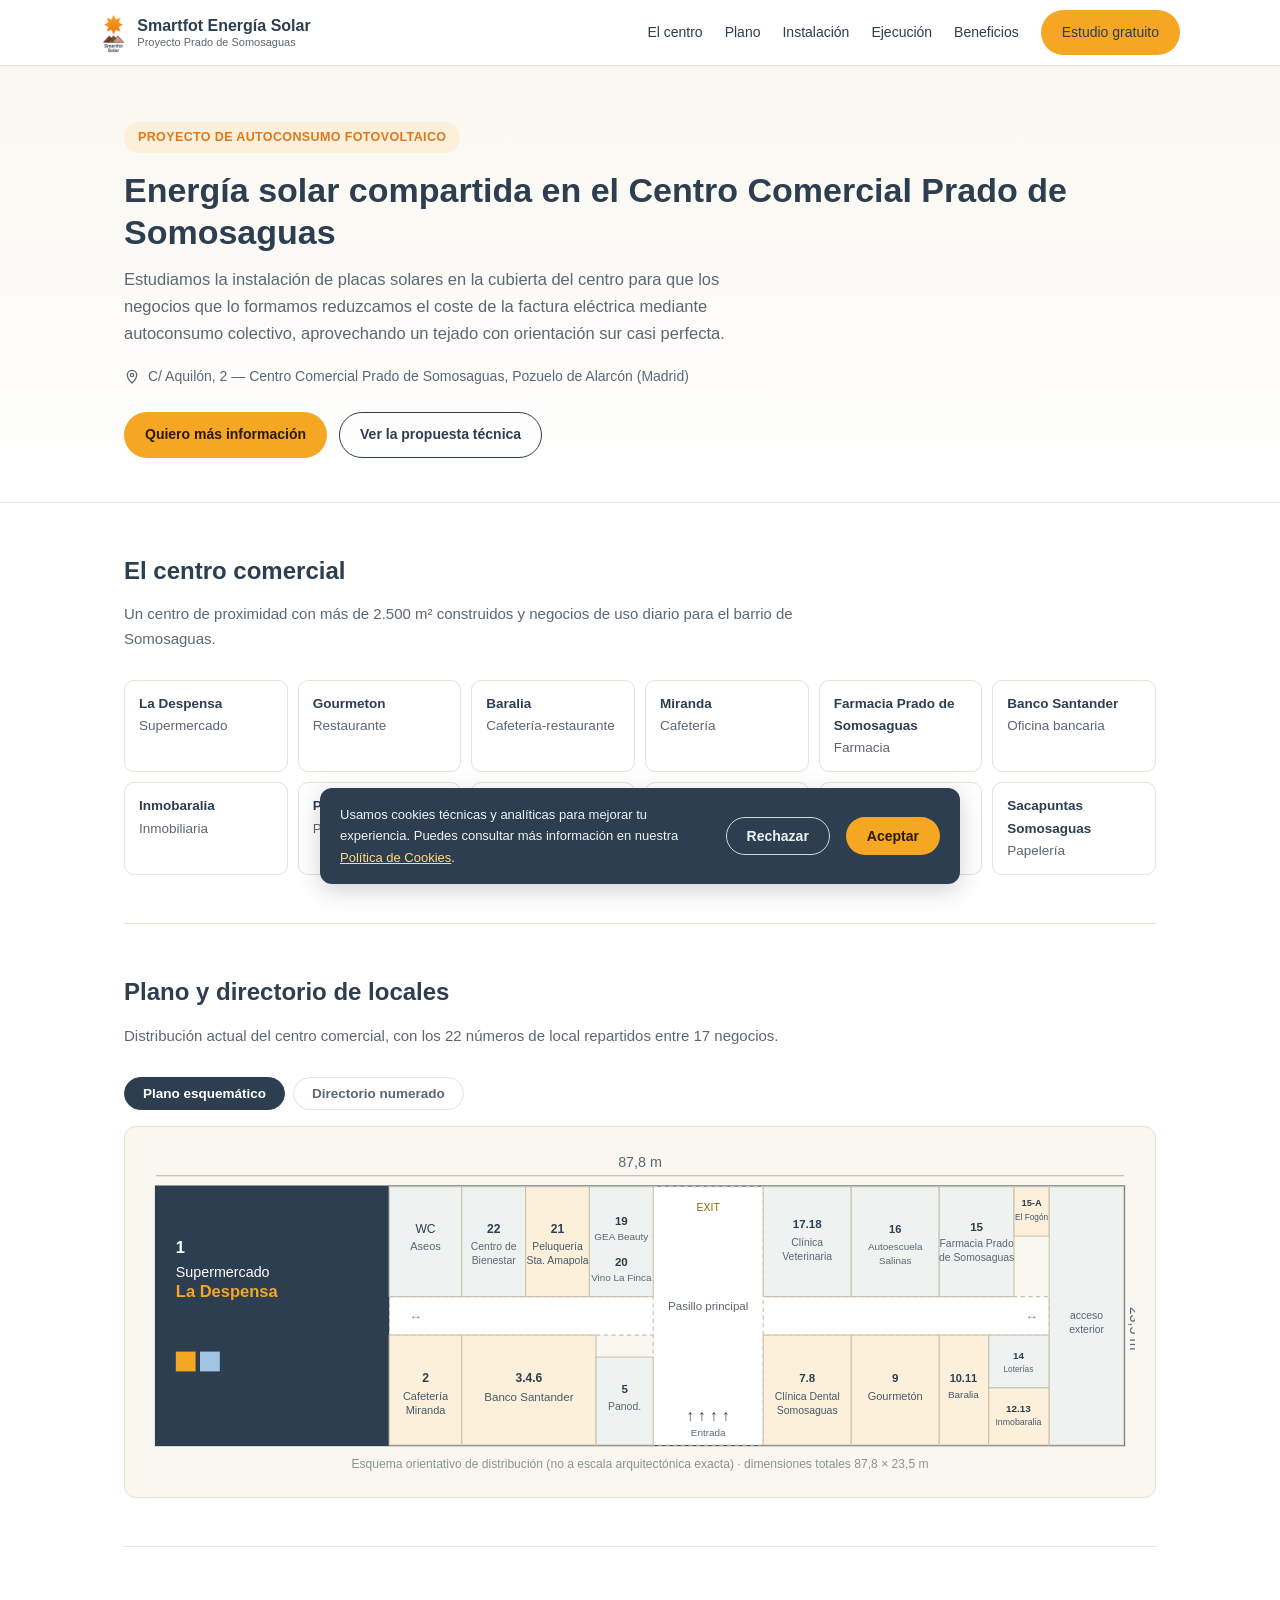
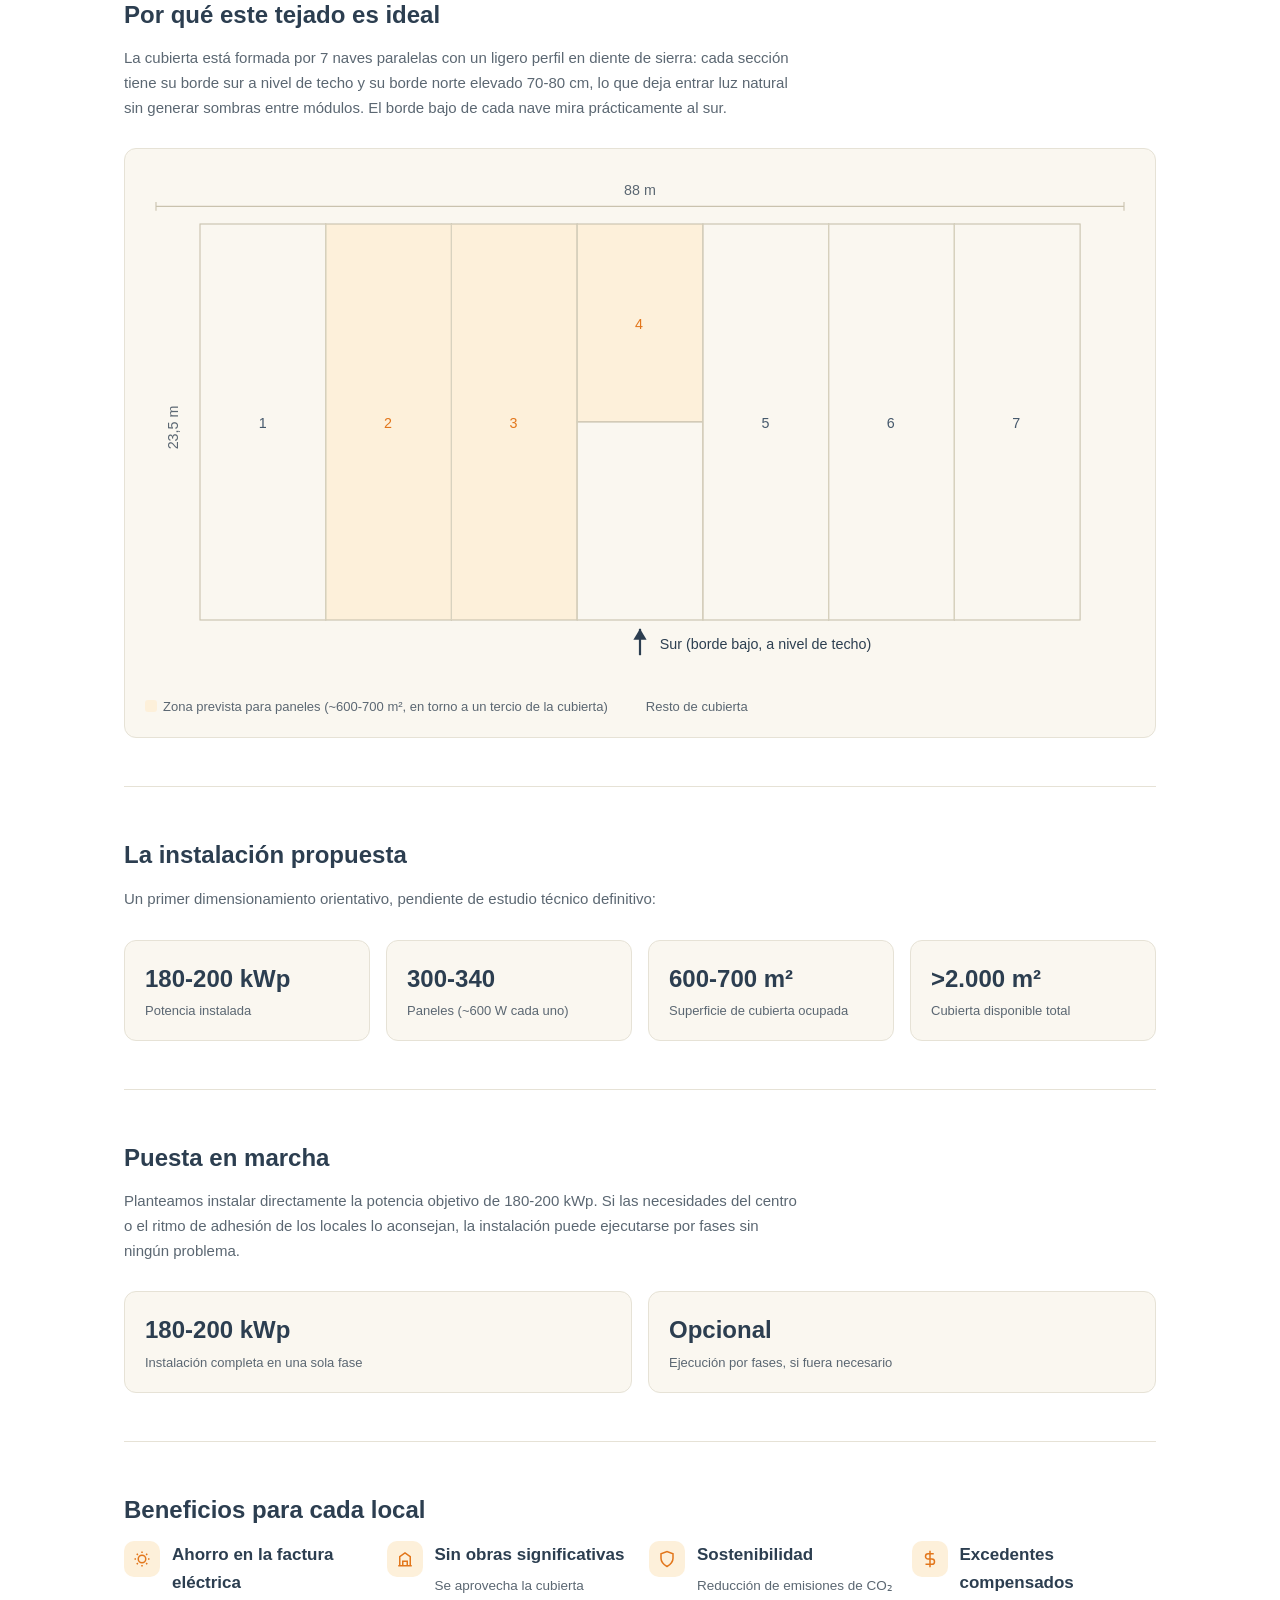
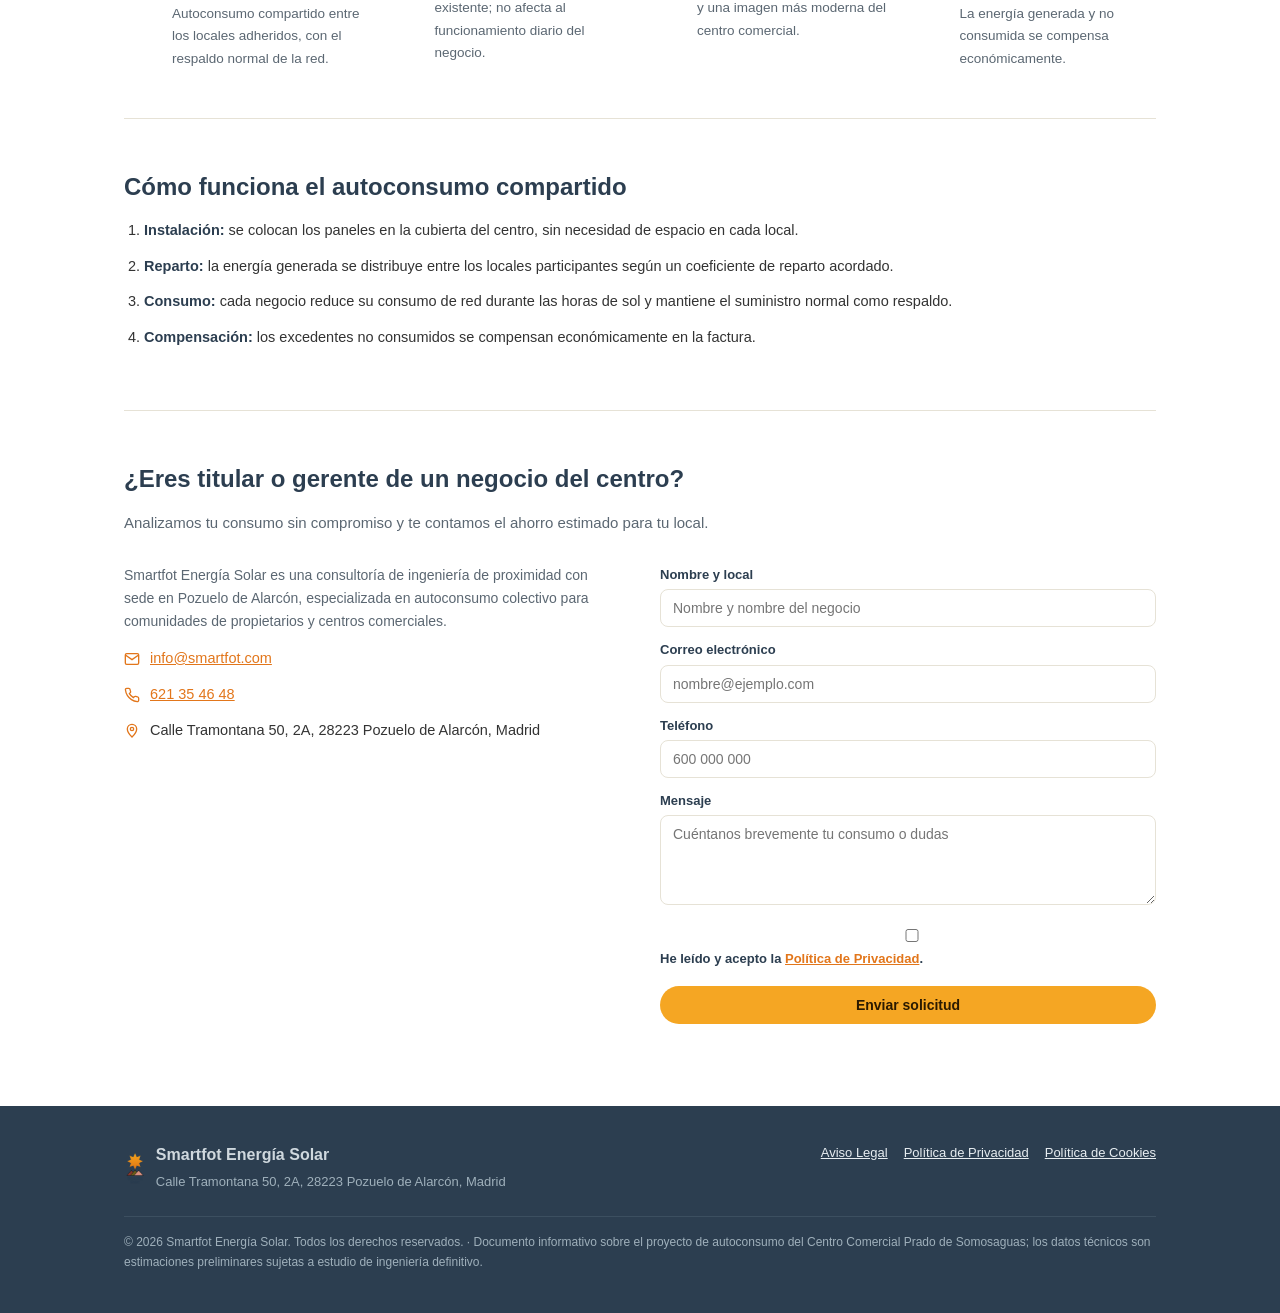
<file: index.html>
<!DOCTYPE html>
<html lang="es">
<head>
<meta charset="UTF-8">
<meta name="viewport" content="width=device-width, initial-scale=1.0">
<title>Energía solar compartida | Centro Comercial Prado de Somosaguas · Smartfot Energía Solar</title>
<meta name="description" content="Proyecto de autoconsumo fotovoltaico colectivo para los negocios del Centro Comercial Prado de Somosaguas, en Pozuelo de Alarcón. Un proyecto de Smartfot Energía Solar.">
<link rel="icon" type="image/svg+xml" href="img/favicon.svg">
<link rel="icon" type="image/png" sizes="32x32" href="img/favicon-32.png">
<link rel="apple-touch-icon" href="img/apple-touch-icon.png">
<link rel="stylesheet" href="style.css">
</head>
<body>

<header class="site-header">
  <div class="wrap nav-row">
    <a class="brand" href="#top">
      <img src="img/logo.png" alt="Smartfot Energía Solar">
      <span class="brand-text">Smartfot Energía Solar<small>Proyecto Prado de Somosaguas</small></span>
    </a>
    <button class="menu-toggle" id="menu-toggle" aria-label="Abrir menú" aria-expanded="false">&#9776;</button>
    <nav class="main-nav" id="main-nav">
      <a href="#centro">El centro</a>
      <a href="#plano">Plano</a>
      <a href="#instalacion">Instalación</a>
      <a href="#fases">Ejecución</a>
      <a href="#beneficios">Beneficios</a>
      <a href="#contacto" class="btn btn-primary">Estudio gratuito</a>
    </nav>
  </div>
</header>

<a id="top"></a>
<header class="hero">
  <div class="wrap">
    <span class="eyebrow">Proyecto de autoconsumo fotovoltaico</span>
    <h1>Energía solar compartida en el Centro Comercial Prado de Somosaguas</h1>
    <p class="subtitle">Estudiamos la instalación de placas solares en la cubierta del centro para que los negocios que lo formamos reduzcamos el coste de la factura eléctrica mediante autoconsumo colectivo, aprovechando un tejado con orientación sur casi perfecta.</p>
    <div class="address-line">
      <svg width="16" height="16" viewBox="0 0 24 24" fill="none" stroke="#5b6772" stroke-width="2"><path d="M12 21s7-6.5 7-12a7 7 0 1 0-14 0c0 5.5 7 12 7 12z"/><circle cx="12" cy="9" r="2.5"/></svg>
      C/ Aquilón, 2 — Centro Comercial Prado de Somosaguas, Pozuelo de Alarcón (Madrid)
    </div>
    <div class="hero-actions">
      <a href="#contacto" class="btn btn-primary">Quiero más información</a>
      <a href="#instalacion" class="btn btn-outline">Ver la propuesta técnica</a>
    </div>
  </div>
</header>

<div class="wrap">

  <section id="centro">
    <h2>El centro comercial</h2>
    <p class="section-lead">Un centro de proximidad con más de 2.500 m² construidos y negocios de uso diario para el barrio de Somosaguas.</p>
    <div class="biz-grid">
      <div class="biz-chip"><span class="name">La Despensa</span><span class="activity">Supermercado</span></div>
      <div class="biz-chip"><span class="name">Gourmeton</span><span class="activity">Restaurante</span></div>
      <div class="biz-chip"><span class="name">Baralia</span><span class="activity">Cafetería-restaurante</span></div>
      <div class="biz-chip"><span class="name">Miranda</span><span class="activity">Cafetería</span></div>
      <div class="biz-chip"><span class="name">Farmacia Prado de Somosaguas</span><span class="activity">Farmacia</span></div>
      <div class="biz-chip"><span class="name">Banco Santander</span><span class="activity">Oficina bancaria</span></div>
      <div class="biz-chip"><span class="name">Inmobaralia</span><span class="activity">Inmobiliaria</span></div>
      <div class="biz-chip"><span class="name">Panod Somosaguas</span><span class="activity">Panadería-pastelería</span></div>
      <div class="biz-chip"><span class="name">Centro de Estética GEA</span><span class="activity">Estética</span></div>
      <div class="biz-chip"><span class="name">Señorita Amapola</span><span class="activity">Peluquería</span></div>
      <div class="biz-chip"><span class="name">Veterinary Prado de Somosaguas</span><span class="activity">Clínica veterinaria</span></div>
      <div class="biz-chip"><span class="name">Sacapuntas Somosaguas</span><span class="activity">Papelería</span></div>
    </div>
  </section>

  <section id="plano">
    <h2>Plano y directorio de locales</h2>
    <p class="section-lead">Distribución actual del centro comercial, con los 22 números de local repartidos entre 17 negocios.</p>
    <div class="tabs" role="tablist">
      <button class="tab-btn active" id="tab-btn-esquema" role="tab" aria-selected="true" aria-controls="tab-esquema">Plano esquemático</button>
      <button class="tab-btn" id="tab-btn-directorio" role="tab" aria-selected="false" aria-controls="tab-directorio">Directorio numerado</button>
    </div>
    <div class="tab-panel active" id="tab-esquema" role="tabpanel">
      <div class="diagram-box">
        <img src="img/plano-centro.svg" alt="Plano esquemático del centro comercial con la posición de cada local numerado" style="width:100%; height:auto; display:block;">
      </div>
    </div>
    <div class="tab-panel" id="tab-directorio" role="tabpanel" hidden>
      <div class="diagram-box" style="padding:0; overflow:hidden;">
        <table class="directory-table">
          <thead><tr><th>Nº</th><th>Local</th></tr></thead>
          <tbody>
            <tr><td>1</td><td>Supermercado La Despensa</td></tr>
            <tr><td>2</td><td>Mesón-Cafetería Miranda</td></tr>
            <tr><td>3.4.6</td><td>Banco Santander</td></tr>
            <tr><td>5</td><td>Cafetería Panadería Panod</td></tr>
            <tr><td>7.8</td><td>Clínica Dental Somosaguas</td></tr>
            <tr><td>9</td><td>Cafetería Restaurante Gourmetón</td></tr>
            <tr><td>10.11</td><td>Cafetería Heladería Baralia</td></tr>
            <tr><td>12.13</td><td>Agencia Inmobiliaria Inmobaralia</td></tr>
            <tr><td>14</td><td>Loterías, Apuestas y Chuches</td></tr>
            <tr><td>15</td><td>Farmacia Prado de Somosaguas</td></tr>
            <tr><td>15-A</td><td>El Fogón de la Abuela</td></tr>
            <tr><td>16</td><td>Autoescuela Salinas</td></tr>
            <tr><td>17.18</td><td>Clínica Veterinaria P. Somosaguas</td></tr>
            <tr><td>19</td><td>GEA Beauty Center</td></tr>
            <tr><td>20</td><td>Vino La Finca</td></tr>
            <tr><td>21</td><td>Peluquería Señorita Amapola</td></tr>
            <tr><td>22</td><td>Centro de Bienestar</td></tr>
          </tbody>
        </table>
      </div>
    </div>
  </section>

  <section id="tejado">
    <h2>Por qué este tejado es ideal</h2>
    <p class="section-lead">La cubierta está formada por 7 naves paralelas con un ligero perfil en diente de sierra: cada sección tiene su borde sur a nivel de techo y su borde norte elevado 70-80 cm, lo que deja entrar luz natural sin generar sombras entre módulos. El borde bajo de cada nave mira prácticamente al sur.</p>
    <div class="diagram-box">
      <svg viewBox="0 0 900 460" width="100%" role="img" aria-label="Esquema en planta de la cubierta dividida en 7 secciones, con zona prevista para los paneles solares">
        <text x="450" y="24" text-anchor="middle" font-size="13" fill="#5b6772">88 m</text>
        <line x1="10" y1="34" x2="890" y2="34" stroke="#c9c2ae" stroke-width="1"/>
        <line x1="10" y1="30" x2="10" y2="38" stroke="#c9c2ae" stroke-width="1"/>
        <line x1="890" y1="30" x2="890" y2="38" stroke="#c9c2ae" stroke-width="1"/>
        <text x="30" y="235" text-anchor="middle" font-size="13" fill="#5b6772" transform="rotate(-90 30 235)">23,5 m</text>

        <g transform="translate(50,50)">
          <rect x="0"    y="0" width="114.3" height="360" fill="#FAF7F0" stroke="#c9c2ae"/>
          <rect x="114.3" y="0" width="114.3" height="360" fill="#fdf0da" stroke="#c9c2ae"/>
          <rect x="228.6" y="0" width="114.3" height="360" fill="#fdf0da" stroke="#c9c2ae"/>
          <rect x="342.9" y="0" width="114.3" height="180" fill="#fdf0da" stroke="#c9c2ae"/>
          <rect x="342.9" y="180" width="114.3" height="180" fill="#FAF7F0" stroke="#c9c2ae"/>
          <rect x="457.2" y="0" width="114.3" height="360" fill="#FAF7F0" stroke="#c9c2ae"/>
          <rect x="571.5" y="0" width="114.3" height="360" fill="#FAF7F0" stroke="#c9c2ae"/>
          <rect x="685.8" y="0" width="114.3" height="360" fill="#FAF7F0" stroke="#c9c2ae"/>

          <text x="57" y="185" text-anchor="middle" font-size="13" fill="#46596c">1</text>
          <text x="171" y="185" text-anchor="middle" font-size="13" fill="#E2761B">2</text>
          <text x="285" y="185" text-anchor="middle" font-size="13" fill="#E2761B">3</text>
          <text x="399" y="95" text-anchor="middle" font-size="13" fill="#E2761B">4</text>
          <text x="514" y="185" text-anchor="middle" font-size="13" fill="#46596c">5</text>
          <text x="628" y="185" text-anchor="middle" font-size="13" fill="#46596c">6</text>
          <text x="742" y="185" text-anchor="middle" font-size="13" fill="#46596c">7</text>

          <line x1="114.3" y1="0" x2="114.3" y2="360" stroke="#d8d2bf" stroke-width="1"/>
          <line x1="228.6" y1="0" x2="228.6" y2="360" stroke="#d8d2bf" stroke-width="1"/>
          <line x1="342.9" y1="0" x2="342.9" y2="360" stroke="#d8d2bf" stroke-width="1"/>
          <line x1="457.2" y1="0" x2="457.2" y2="360" stroke="#d8d2bf" stroke-width="1"/>
          <line x1="571.5" y1="0" x2="571.5" y2="360" stroke="#d8d2bf" stroke-width="1"/>
          <line x1="685.8" y1="0" x2="685.8" y2="360" stroke="#d8d2bf" stroke-width="1"/>
        </g>

        <g transform="translate(450,432)">
          <line x1="0" y1="10" x2="0" y2="-14" stroke="#2C3E50" stroke-width="2"/>
          <polygon points="0,-14 -6,-4 6,-4" fill="#2C3E50"/>
          <text x="18" y="4" font-size="13" fill="#2C3E50">Sur (borde bajo, a nivel de techo)</text>
        </g>
      </svg>
      <div class="legend">
        <span><span class="swatch" style="background:#fdf0da"></span>Zona prevista para paneles (~600-700 m², en torno a un tercio de la cubierta)</span>
        <span><span class="swatch" style="background:#FAF7F0"></span>Resto de cubierta</span>
      </div>
    </div>
  </section>

  <section id="instalacion">
    <h2>La instalación propuesta</h2>
    <p class="section-lead">Un primer dimensionamiento orientativo, pendiente de estudio técnico definitivo:</p>
    <div class="grid">
      <div class="stat-card"><div class="num">180-200 kWp</div><div class="label">Potencia instalada</div></div>
      <div class="stat-card"><div class="num">300-340</div><div class="label">Paneles (~600 W cada uno)</div></div>
      <div class="stat-card"><div class="num">600-700 m²</div><div class="label">Superficie de cubierta ocupada</div></div>
      <div class="stat-card"><div class="num">&gt;2.000 m²</div><div class="label">Cubierta disponible total</div></div>
    </div>
  </section>

  <section id="fases">
    <h2>Puesta en marcha</h2>
    <p class="section-lead">Planteamos instalar directamente la potencia objetivo de 180-200 kWp. Si las necesidades del centro o el ritmo de adhesión de los locales lo aconsejan, la instalación puede ejecutarse por fases sin ningún problema.</p>
    <div class="grid">
      <div class="stat-card"><div class="num">180-200 kWp</div><div class="label">Instalación completa en una sola fase</div></div>
      <div class="stat-card"><div class="num">Opcional</div><div class="label">Ejecución por fases, si fuera necesario</div></div>
    </div>
  </section>

  <section id="beneficios">
    <h2>Beneficios para cada local</h2>
    <div class="benefits">
      <div class="benefit">
        <div class="icon"><svg width="18" height="18" viewBox="0 0 24 24" fill="none" stroke="#E2761B" stroke-width="2"><path d="M12 2v2M12 20v2M4 12H2M22 12h-2M5 5l1.5 1.5M17.5 17.5L19 19M5 19l1.5-1.5M17.5 6.5L19 5"/><circle cx="12" cy="12" r="5"/></svg></div>
        <div><h3>Ahorro en la factura eléctrica</h3><p>Autoconsumo compartido entre los locales adheridos, con el respaldo normal de la red.</p></div>
      </div>
      <div class="benefit">
        <div class="icon"><svg width="18" height="18" viewBox="0 0 24 24" fill="none" stroke="#E2761B" stroke-width="2"><path d="M3 21h18M5 21V9l7-5 7 5v12M9 21v-6h6v6"/></svg></div>
        <div><h3>Sin obras significativas</h3><p>Se aprovecha la cubierta existente; no afecta al funcionamiento diario del negocio.</p></div>
      </div>
      <div class="benefit">
        <div class="icon"><svg width="18" height="18" viewBox="0 0 24 24" fill="none" stroke="#E2761B" stroke-width="2"><path d="M12 22s8-4.5 8-11V5l-8-3-8 3v6c0 6.5 8 11 8 11z"/></svg></div>
        <div><h3>Sostenibilidad</h3><p>Reducción de emisiones de CO₂ y una imagen más moderna del centro comercial.</p></div>
      </div>
      <div class="benefit">
        <div class="icon"><svg width="18" height="18" viewBox="0 0 24 24" fill="none" stroke="#E2761B" stroke-width="2"><path d="M12 1v22M17 5H9.5a3.5 3.5 0 0 0 0 7h5a3.5 3.5 0 0 1 0 7H6"/></svg></div>
        <div><h3>Excedentes compensados</h3><p>La energía generada y no consumida se compensa económicamente.</p></div>
      </div>
    </div>
  </section>

  <section id="como-funciona">
    <h2>Cómo funciona el autoconsumo compartido</h2>
    <ol class="steps">
      <li><strong>Instalación:</strong> se colocan los paneles en la cubierta del centro, sin necesidad de espacio en cada local.</li>
      <li><strong>Reparto:</strong> la energía generada se distribuye entre los locales participantes según un coeficiente de reparto acordado.</li>
      <li><strong>Consumo:</strong> cada negocio reduce su consumo de red durante las horas de sol y mantiene el suministro normal como respaldo.</li>
      <li><strong>Compensación:</strong> los excedentes no consumidos se compensan económicamente en la factura.</li>
    </ol>
  </section>

  <section id="contacto">
    <h2>¿Eres titular o gerente de un negocio del centro?</h2>
    <p class="section-lead">Analizamos tu consumo sin compromiso y te contamos el ahorro estimado para tu local.</p>
    <div class="contact-wrap">
      <div class="contact-info">
        <p>Smartfot Energía Solar es una consultoría de ingeniería de proximidad con sede en Pozuelo de Alarcón, especializada en autoconsumo colectivo para comunidades de propietarios y centros comerciales.</p>
        <div class="contact-item">
          <svg width="16" height="16" viewBox="0 0 24 24" fill="none" stroke="#E2761B" stroke-width="2"><rect x="2" y="4" width="20" height="16" rx="2"/><path d="M2 6l10 7 10-7"/></svg>
          <a href="mailto:info@smartfot.com">info@smartfot.com</a>
        </div>
        <div class="contact-item">
          <svg width="16" height="16" viewBox="0 0 24 24" fill="none" stroke="#E2761B" stroke-width="2"><path d="M22 16.92v3a2 2 0 0 1-2.18 2 19.79 19.79 0 0 1-8.63-3.07 19.5 19.5 0 0 1-6-6 19.79 19.79 0 0 1-3.07-8.67A2 2 0 0 1 4.11 2h3a2 2 0 0 1 2 1.72c.127.96.361 1.903.7 2.81a2 2 0 0 1-.45 2.11L8.09 9.91a16 16 0 0 0 6 6l1.27-1.27a2 2 0 0 1 2.11-.45c.907.339 1.85.573 2.81.7A2 2 0 0 1 22 16.92z"/></svg>
          <a href="tel:+34621354648">621 35 46 48</a>
        </div>
        <div class="contact-item">
          <svg width="16" height="16" viewBox="0 0 24 24" fill="none" stroke="#E2761B" stroke-width="2"><path d="M12 21s7-6.5 7-12a7 7 0 1 0-14 0c0 5.5 7 12 7 12z"/><circle cx="12" cy="9" r="2.5"/></svg>
          <span>Calle Tramontana 50, 2A, 28223 Pozuelo de Alarcón, Madrid</span>
        </div>
      </div>
      <form class="contact-form" id="contact-form">
        <div>
          <label for="f-name">Nombre y local</label>
          <input type="text" id="f-name" name="name" placeholder="Nombre y nombre del negocio" required>
        </div>
        <div>
          <label for="f-email">Correo electrónico</label>
          <input type="email" id="f-email" name="email" placeholder="nombre@ejemplo.com" required>
        </div>
        <div>
          <label for="f-phone">Teléfono</label>
          <input type="tel" id="f-phone" name="phone" placeholder="600 000 000">
        </div>
        <div>
          <label for="f-message">Mensaje</label>
          <textarea id="f-message" name="message" placeholder="Cuéntanos brevemente tu consumo o dudas"></textarea>
        </div>
        <label class="checkbox-row">
          <input type="checkbox" id="f-privacy" required>
          <span>He leído y acepto la <a href="politica-privacidad.html" target="_blank" rel="noopener">Política de Privacidad</a>.</span>
        </label>
        <button type="submit" class="btn btn-primary">Enviar solicitud</button>
        <p id="form-status"></p>
      </form>
    </div>
  </section>

</div>

<footer class="site-footer">
  <div class="wrap">
    <div class="foot-row">
      <div class="foot-brand">
        <img src="img/logo.png" alt="Smartfot Energía Solar">
        <div>
          <strong>Smartfot Energía Solar</strong><br>
          <span style="font-size:13px;color:#9fb0bb;">Calle Tramontana 50, 2A, 28223 Pozuelo de Alarcón, Madrid</span>
        </div>
      </div>
      <div class="legal-links">
        <a href="aviso-legal.html">Aviso Legal</a>
        <a href="politica-privacidad.html">Política de Privacidad</a>
        <a href="politica-cookies.html">Política de Cookies</a>
      </div>
    </div>
    <p class="copyright">© 2026 Smartfot Energía Solar. Todos los derechos reservados. · Documento informativo sobre el proyecto de autoconsumo del Centro Comercial Prado de Somosaguas; los datos técnicos son estimaciones preliminares sujetas a estudio de ingeniería definitivo.</p>
  </div>
</footer>

<div id="cookie-banner" hidden>
  <p>Usamos cookies técnicas y analíticas para mejorar tu experiencia. Puedes consultar más información en nuestra <a href="politica-cookies.html">Política de Cookies</a>.</p>
  <button class="btn btn-outline" id="cookie-reject" style="border-color:#cfd8de;color:#eef2f4;">Rechazar</button>
  <button class="btn btn-primary" id="cookie-accept">Aceptar</button>
</div>

<script src="script.js"></script>
</body>
</html>
</file>
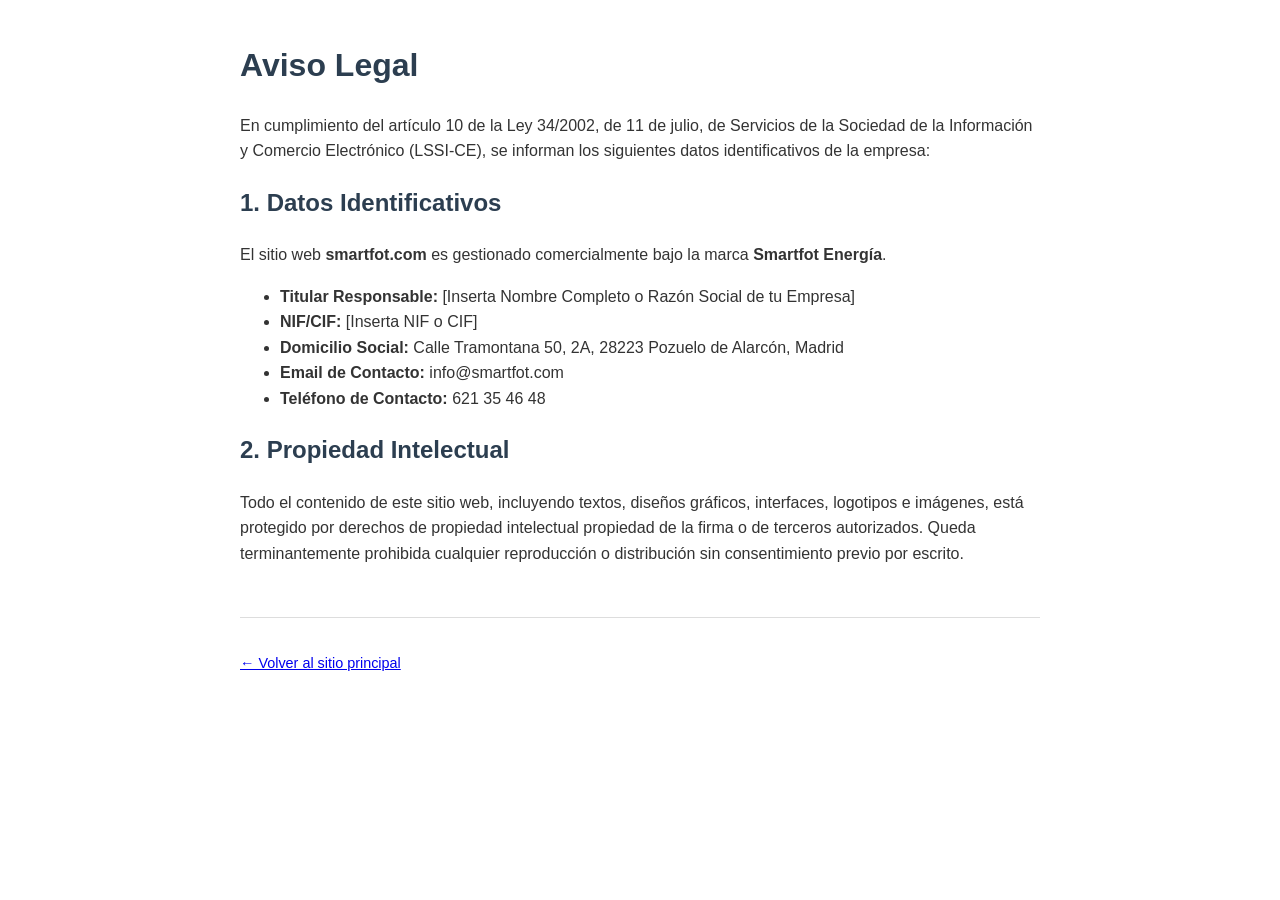
<file: aviso-legal.html>
<!DOCTYPE html>
<html lang="es">
<head>
    <meta charset="UTF-8">
    <title>Aviso Legal | Smartfot Energía</title>
    <link rel="icon" type="image/svg+xml" href="img/favicon.svg">
    <link rel="icon" type="image/png" sizes="32x32" href="img/favicon-32.png">
    <style>
        body { font-family: sans-serif; line-height: 1.6; color: #333; max-width: 800px; margin: 40px auto; padding: 0 20px; }
        h1, h2 { color: #2C3E50; }
        footer { margin-top: 50px; font-size: 0.9em; color: #666; border-top: 1px solid #ddd; padding-top: 20px; }
    </style>
</head>
<body>
    <h1>Aviso Legal</h1>
    <p>En cumplimiento del artículo 10 de la Ley 34/2002, de 11 de julio, de Servicios de la Sociedad de la Información y Comercio Electrónico (LSSI-CE), se informan los siguientes datos identificativos de la empresa:</p>

    <h2>1. Datos Identificativos</h2>
    <p>El sitio web <strong>smartfot.com</strong> es gestionado comercialmente bajo la marca <strong>Smartfot Energía</strong>.</p>
    <ul>
        <li><strong>Titular Responsable:</strong> [Inserta Nombre Completo o Razón Social de tu Empresa]</li>
        <li><strong>NIF/CIF:</strong> [Inserta NIF o CIF]</li>
        <li><strong>Domicilio Social:</strong> Calle Tramontana 50, 2A, 28223 Pozuelo de Alarcón, Madrid</li>
        <li><strong>Email de Contacto:</strong> info@smartfot.com</li>
        <li><strong>Teléfono de Contacto:</strong> 621 35 46 48</li>
    </ul>

    <h2>2. Propiedad Intelectual</h2>
    <p>Todo el contenido de este sitio web, incluyendo textos, diseños gráficos, interfaces, logotipos e imágenes, está protegido por derechos de propiedad intelectual propiedad de la firma o de terceros autorizados. Queda terminantemente prohibida cualquier reproducción o distribución sin consentimiento previo por escrito.</p>

    <footer>
        <p><a href="index.html">← Volver al sitio principal</a></p>
    </footer>
</body>
</html>
</file>
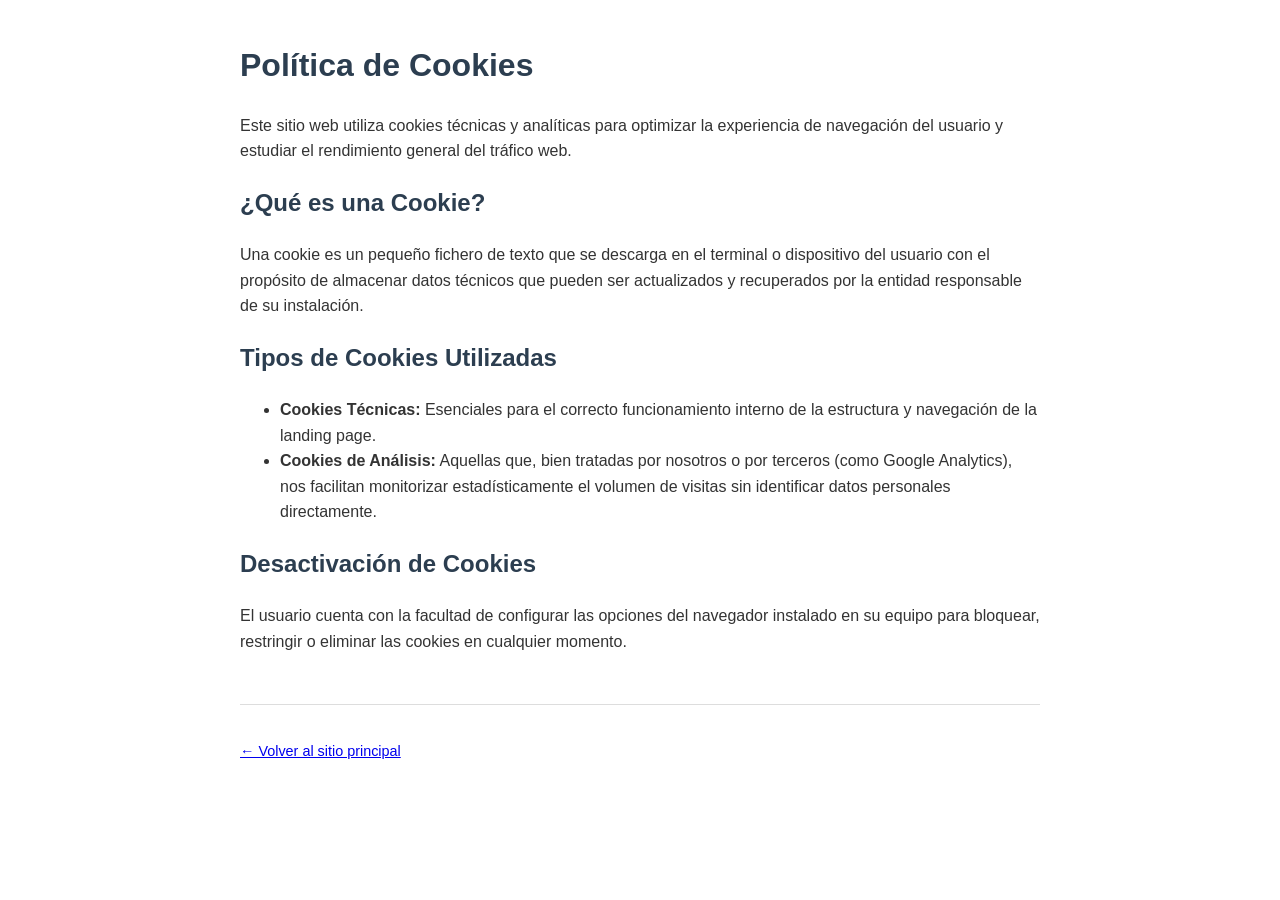
<file: politica-cookies.html>
<!DOCTYPE html>
<html lang="es">
<head>
    <meta charset="UTF-8">
    <title>Política de Cookies | Smartfot Energía</title>
    <link rel="icon" type="image/svg+xml" href="img/favicon.svg">
    <link rel="icon" type="image/png" sizes="32x32" href="img/favicon-32.png">
    <style>
        body { font-family: sans-serif; line-height: 1.6; color: #333; max-width: 800px; margin: 40px auto; padding: 0 20px; }
        h1, h2 { color: #2C3E50; }
        footer { margin-top: 50px; font-size: 0.9em; color: #666; border-top: 1px solid #ddd; padding-top: 20px; }
    </style>
</head>
<body>
    <h1>Política de Cookies</h1>
    <p>Este sitio web utiliza cookies técnicas y analíticas para optimizar la experiencia de navegación del usuario y estudiar el rendimiento general del tráfico web.</p>

    <h2>¿Qué es una Cookie?</h2>
    <p>Una cookie es un pequeño fichero de texto que se descarga en el terminal o dispositivo del usuario con el propósito de almacenar datos técnicos que pueden ser actualizados y recuperados por la entidad responsable de su instalación.</p>

    <h2>Tipos de Cookies Utilizadas</h2>
    <ul>
        <li><strong>Cookies Técnicas:</strong> Esenciales para el correcto funcionamiento interno de la estructura y navegación de la landing page.</li>
        <li><strong>Cookies de Análisis:</strong> Aquellas que, bien tratadas por nosotros o por terceros (como Google Analytics), nos facilitan monitorizar estadísticamente el volumen de visitas sin identificar datos personales directamente.</li>
    </ul>

    <h2>Desactivación de Cookies</h2>
    <p>El usuario cuenta con la facultad de configurar las opciones del navegador instalado en su equipo para bloquear, restringir o eliminar las cookies en cualquier momento.</p>

    <footer>
        <p><a href="index.html">← Volver al sitio principal</a></p>
    </footer>
</body>
</html>
</file>
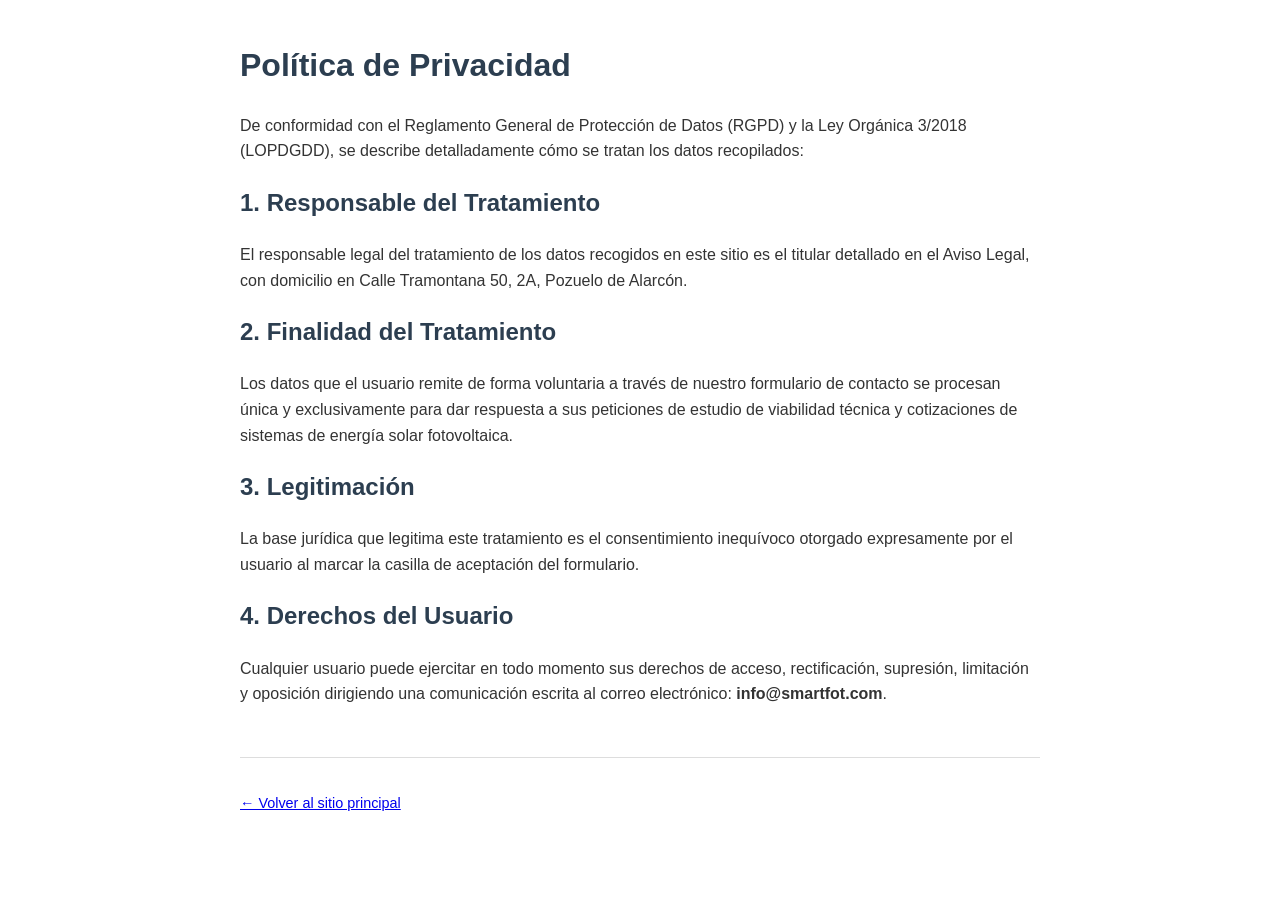
<file: politica-privacidad.html>
<!DOCTYPE html>
<html lang="es">
<head>
    <meta charset="UTF-8">
    <title>Política de Privacidad | Smartfot Energía</title>
    <link rel="icon" type="image/svg+xml" href="img/favicon.svg">
    <link rel="icon" type="image/png" sizes="32x32" href="img/favicon-32.png">
    <style>
        body { font-family: sans-serif; line-height: 1.6; color: #333; max-width: 800px; margin: 40px auto; padding: 0 20px; }
        h1, h2 { color: #2C3E50; }
        footer { margin-top: 50px; font-size: 0.9em; color: #666; border-top: 1px solid #ddd; padding-top: 20px; }
    </style>
</head>
<body>
    <h1>Política de Privacidad</h1>
    <p>De conformidad con el Reglamento General de Protección de Datos (RGPD) y la Ley Orgánica 3/2018 (LOPDGDD), se describe detalladamente cómo se tratan los datos recopilados:</p>

    <h2>1. Responsable del Tratamiento</h2>
    <p>El responsable legal del tratamiento de los datos recogidos en este sitio es el titular detallado en el Aviso Legal, con domicilio en Calle Tramontana 50, 2A, Pozuelo de Alarcón.</p>

    <h2>2. Finalidad del Tratamiento</h2>
    <p>Los datos que el usuario remite de forma voluntaria a través de nuestro formulario de contacto se procesan única y exclusivamente para dar respuesta a sus peticiones de estudio de viabilidad técnica y cotizaciones de sistemas de energía solar fotovoltaica.</p>

    <h2>3. Legitimación</h2>
    <p>La base jurídica que legitima este tratamiento es el consentimiento inequívoco otorgado expresamente por el usuario al marcar la casilla de aceptación del formulario.</p>

    <h2>4. Derechos del Usuario</h2>
    <p>Cualquier usuario puede ejercitar en todo momento sus derechos de acceso, rectificación, supresión, limitación y oposición dirigiendo una comunicación escrita al correo electrónico: <strong>info@smartfot.com</strong>.</p>

    <footer>
        <p><a href="index.html">← Volver al sitio principal</a></p>
    </footer>
</body>
</html>
</file>
<file: style.css>
:root {
  --navy: #2C3E50;
  --navy-soft: #46596c;
  --amber: #F5A623;
  --amber-dark: #E2761B;
  --bg: #ffffff;
  --bg-soft: #FAF7F0;
  --border: #e6e2d6;
  --text: #333333;
  --text-muted: #5b6772;
  --radius: 12px;
  --max: 1080px;
}

* { box-sizing: border-box; }

html { scroll-behavior: smooth; }

body {
  margin: 0;
  font-family: -apple-system, BlinkMacSystemFont, "Segoe UI", Roboto, Helvetica, Arial, sans-serif;
  color: var(--text);
  background: var(--bg);
  line-height: 1.65;
}

.wrap { max-width: var(--max); margin: 0 auto; padding: 0 24px; }

a { color: var(--amber-dark); }

h1, h2, h3 { color: var(--navy); font-weight: 700; margin: 0 0 12px; }
h1 { font-size: 34px; line-height: 1.25; }
h2 { font-size: 24px; }
h3 { font-size: 17px; margin-bottom: 6px; }
p { margin: 0 0 14px; }

/* header */
header.site-header {
  position: sticky;
  top: 0;
  z-index: 40;
  background: rgba(255,255,255,0.94);
  backdrop-filter: blur(6px);
  border-bottom: 1px solid var(--border);
}
.nav-row {
  display: flex;
  align-items: center;
  justify-content: space-between;
  padding: 10px 0;
  gap: 16px;
}
.brand { display: flex; align-items: center; gap: 10px; text-decoration: none; }
.brand img { height: 40px; width: auto; display: block; }
.brand-text { font-weight: 700; color: var(--navy); font-size: 16px; line-height: 1.2; }
.brand-text small { display: block; font-weight: 400; font-size: 11px; color: var(--text-muted); }

nav.main-nav { display: flex; align-items: center; gap: 22px; }
nav.main-nav a {
  color: var(--navy);
  text-decoration: none;
  font-size: 14px;
  font-weight: 500;
}
nav.main-nav a:hover { color: var(--amber-dark); }

.btn {
  display: inline-block;
  border-radius: 999px;
  font-weight: 600;
  font-size: 14px;
  text-decoration: none;
  padding: 10px 20px;
  border: 1px solid transparent;
  cursor: pointer;
}
.btn-primary { background: var(--amber); color: #2b1a00; }
.btn-primary:hover { background: var(--amber-dark); }
.btn-outline { border-color: var(--navy); color: var(--navy); background: none; }

.menu-toggle {
  display: none;
  background: none;
  border: 1px solid var(--border);
  border-radius: 8px;
  padding: 6px 10px;
  font-size: 18px;
  cursor: pointer;
}

/* hero */
.hero {
  background: linear-gradient(180deg, var(--bg-soft) 0%, #ffffff 100%);
  padding: 56px 0 44px;
  border-bottom: 1px solid var(--border);
}
.eyebrow {
  display: inline-block;
  font-size: 12.5px;
  font-weight: 700;
  letter-spacing: .03em;
  text-transform: uppercase;
  color: var(--amber-dark);
  background: #fdf0da;
  padding: 5px 14px;
  border-radius: 999px;
  margin-bottom: 16px;
}
.hero .subtitle { font-size: 16.5px; color: var(--text-muted); max-width: 640px; }
.address-line {
  font-size: 14px;
  color: var(--text-muted);
  display: flex;
  align-items: center;
  gap: 8px;
  margin-top: 18px;
}
.address-line svg { flex-shrink: 0; }
.hero-actions { margin-top: 24px; display: flex; gap: 12px; flex-wrap: wrap; }

/* sections */
section { padding: 48px 0; border-bottom: 1px solid var(--border); }
section:last-of-type { border-bottom: none; }
.section-lead { font-size: 15px; color: var(--text-muted); max-width: 680px; margin-bottom: 28px; }

.grid { display: grid; grid-template-columns: repeat(auto-fit, minmax(180px, 1fr)); gap: 16px; }

.stat-card {
  background: var(--bg-soft);
  border: 1px solid var(--border);
  border-radius: var(--radius);
  padding: 18px 20px;
}
.stat-card .num { font-size: 24px; font-weight: 700; color: var(--navy); margin-bottom: 2px; }
.stat-card .label { font-size: 13px; color: var(--text-muted); }

.biz-grid { display: grid; grid-template-columns: repeat(auto-fit, minmax(150px, 1fr)); gap: 10px; }
.biz-chip { border: 1px solid var(--border); border-radius: 10px; padding: 12px 14px; font-size: 13.5px; }
.biz-chip .name { font-weight: 600; color: var(--navy); display: block; }
.biz-chip .activity { color: var(--text-muted); }

.diagram-box { background: var(--bg-soft); border: 1px solid var(--border); border-radius: var(--radius); padding: 20px; }

.tabs { display: flex; gap: 8px; margin-bottom: 16px; flex-wrap: wrap; }
.tab-btn {
  background: none;
  border: 1px solid var(--border);
  border-radius: 999px;
  padding: 8px 18px;
  font-size: 13.5px;
  font-weight: 600;
  color: var(--text-muted);
  cursor: pointer;
}
.tab-btn.active { background: var(--navy); border-color: var(--navy); color: #fff; }
.tab-panel[hidden] { display: none; }

.directory-table { width: 100%; border-collapse: collapse; font-size: 14px; }
.directory-table th, .directory-table td { text-align: left; padding: 10px 16px; border-bottom: 1px solid var(--border); }
.directory-table th { color: var(--navy); font-size: 12.5px; text-transform: uppercase; letter-spacing: .02em; background: var(--bg-soft); }
.directory-table td:first-child { font-weight: 700; color: var(--amber-dark); width: 70px; }
.directory-table tr:last-child td { border-bottom: none; }
.legend { display: flex; gap: 20px; margin-top: 12px; flex-wrap: wrap; font-size: 13px; color: var(--text-muted); }
.legend .swatch { display: inline-block; width: 12px; height: 12px; border-radius: 3px; margin-right: 6px; vertical-align: -1px; }


.benefits { display: grid; grid-template-columns: repeat(auto-fit, minmax(220px, 1fr)); gap: 18px; }
.benefit { display: flex; gap: 12px; }
.benefit .icon { flex-shrink: 0; width: 36px; height: 36px; border-radius: 10px; background: #fdf0da; display: flex; align-items: center; justify-content: center; }
.benefit p { font-size: 13.5px; color: var(--text-muted); margin: 0; }

ol.steps { padding-left: 20px; margin: 0; }
ol.steps li { font-size: 14.5px; margin-bottom: 12px; color: var(--text); }
ol.steps li strong { color: var(--navy); }

/* contact */
.contact-wrap { display: grid; grid-template-columns: 1fr 1fr; gap: 40px; align-items: start; }
@media (max-width: 760px) { .contact-wrap { grid-template-columns: 1fr; } }
.contact-info p { font-size: 14px; color: var(--text-muted); }
.contact-item { display: flex; align-items: center; gap: 10px; font-size: 14.5px; margin-bottom: 12px; }
.contact-item svg { flex-shrink: 0; }

form.contact-form { display: grid; gap: 12px; }
form.contact-form label { font-size: 13px; font-weight: 600; color: var(--navy); display: block; margin-bottom: 4px; }
form.contact-form input,
form.contact-form select,
form.contact-form textarea {
  width: 100%;
  border: 1px solid var(--border);
  border-radius: 8px;
  padding: 10px 12px;
  font-size: 14px;
  font-family: inherit;
  background: #fff;
}
form.contact-form textarea { resize: vertical; min-height: 90px; }
.checkbox-row { display: flex; align-items: flex-start; gap: 8px; font-size: 13px; color: var(--text-muted); }
.checkbox-row input { width: auto; margin-top: 3px; }
#form-status { font-size: 13.5px; margin-top: 8px; }

/* footer */
footer.site-footer { background: var(--navy); color: #cfd8de; padding: 36px 0 26px; }
footer.site-footer .foot-row { display: flex; justify-content: space-between; gap: 20px; flex-wrap: wrap; align-items: flex-start; }
footer.site-footer .foot-brand { display: flex; align-items: center; gap: 10px; }
footer.site-footer .foot-brand img { height: 32px; }
footer.site-footer a { color: #e7edf1; }
footer.site-footer .legal-links { display: flex; gap: 16px; flex-wrap: wrap; font-size: 13px; }
footer.site-footer .copyright { font-size: 12px; color: #9fb0bb; margin-top: 22px; border-top: 1px solid #3c4f60; padding-top: 16px; }

/* cookie banner */
#cookie-banner {
  position: fixed;
  left: 16px; right: 16px; bottom: 16px;
  max-width: 640px;
  margin: 0 auto;
  background: var(--navy);
  color: #eef2f4;
  border-radius: var(--radius);
  padding: 16px 20px;
  align-items: center;
  gap: 16px;
  flex-wrap: wrap;
  box-shadow: 0 6px 24px rgba(0,0,0,0.18);
  z-index: 60;
}
#cookie-banner:not([hidden]) { display: flex; }
#cookie-banner[hidden] { display: none; }
#cookie-banner p { margin: 0; font-size: 13px; flex: 1; min-width: 200px; color: #eef2f4; }
#cookie-banner a { color: #ffd98a; }
#cookie-banner .btn-primary { white-space: nowrap; }

@media (max-width: 720px) {
  nav.main-nav { position: fixed; top: 62px; left: 0; right: 0; background: #fff; flex-direction: column; align-items: flex-start; padding: 16px 24px; border-bottom: 1px solid var(--border); display: none; }
  nav.main-nav.open { display: flex; }
  .menu-toggle { display: inline-block; }
  .hero-actions .btn { width: 100%; text-align: center; }
}
</file>
